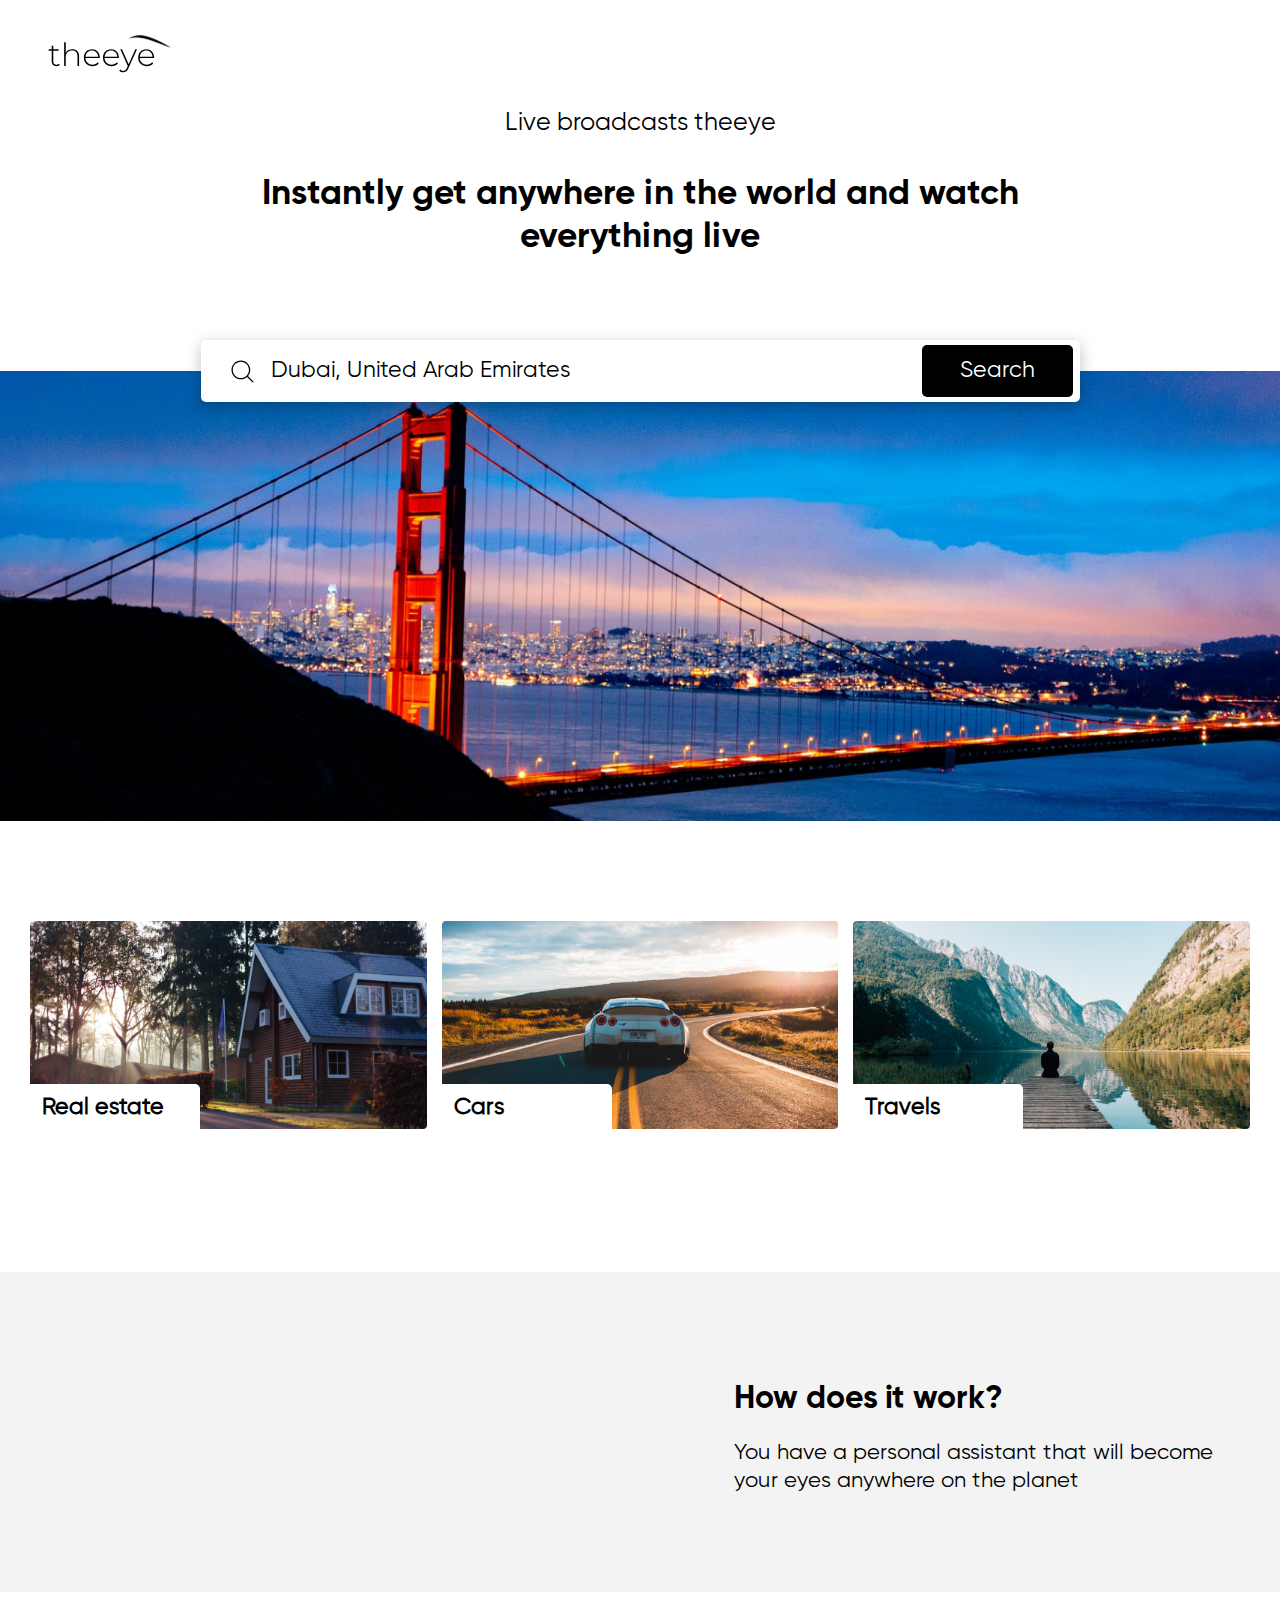
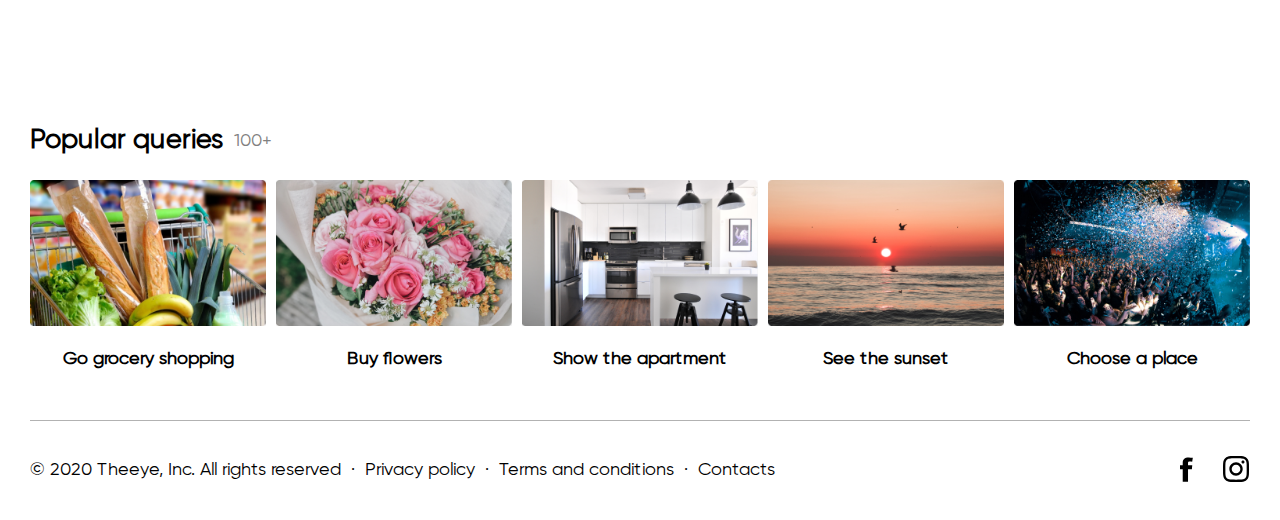
<file: index.html>
<!DOCTYPE html>
<html lang="en">

<head>
<!-- Global site tag (gtag.js) - Google Analytics -->
<script async src="https://www.googletagmanager.com/gtag/js?id=G-W9E5EXSKHX"></script>
<script>
  window.dataLayer = window.dataLayer || [];
  function gtag(){dataLayer.push(arguments);}
  gtag('js', new Date());

  gtag('config', 'G-W9E5EXSKHX');
</script>

  <meta charset="UTF-8">
  <meta name="viewport" content="width=device-width, initial-scale=1.0">
  <title>Live broadcasts theeye</title>
  <link rel='shortcut icon' type='image/x-icon' href='./image/favicon.ico' />
  <link rel="stylesheet" href="style.css">

</head>
<!-- Yandex.Metrika counter -->
<script type="text/javascript" >
  (function(m,e,t,r,i,k,a){m[i]=m[i]||function(){(m[i].a=m[i].a||[]).push(arguments)};
  m[i].l=1*new Date();k=e.createElement(t),a=e.getElementsByTagName(t)[0],k.async=1,k.src=r,a.parentNode.insertBefore(k,a)})
  (window, document, "script", "https://mc.yandex.ru/metrika/tag.js", "ym");

  ym(71248327, "init", {
       clickmap:true,
       trackLinks:true,
       accurateTrackBounce:true,
       webvisor:true
  });
</script>
<noscript><div><img src="https://mc.yandex.ru/watch/71248327" style="position:absolute; left:-9999px;" alt="" /></div></noscript>
<!-- /Yandex.Metrika counter -->
<!-- Facebook Pixel Code -->
<script>
  !function(f,b,e,v,n,t,s)
  {if(f.fbq)return;n=f.fbq=function(){n.callMethod?
  n.callMethod.apply(n,arguments):n.queue.push(arguments)};
  if(!f._fbq)f._fbq=n;n.push=n;n.loaded=!0;n.version='2.0';
  n.queue=[];t=b.createElement(e);t.async=!0;
  t.src=v;s=b.getElementsByTagName(e)[0];
  s.parentNode.insertBefore(t,s)}(window, document,'script',
  'https://connect.facebook.net/en_US/fbevents.js');
  fbq('init', '892601567947428');
  fbq('track', 'PageView');
</script>
<noscript><img height="1" width="1" style="display:none"
  src="https://www.facebook.com/tr?id=892601567947428&ev=PageView&noscript=1"
/></noscript>
<!-- End Facebook Pixel Code -->


<body>

  <header class="header ">
    <a href="/">
      <svg class="logo" viewBox="0 0 127 58" fill="none" xmlns="http://www.w3.org/2000/svg"
        xmlns:xlink="http://www.w3.org/1999/xlink">
        <path
          d="M11.008 47.824C10.336 48.432 9.408 48.752 8.416 48.752C6.368 48.752 5.312 47.568 5.312 45.424V34.672H10.624V33.296H5.312V29.648H3.712V33.296H0.64V34.672H3.712V45.584C3.712 48.4 5.312 50.128 8.256 50.128C9.504 50.128 10.848 49.744 11.68 48.944L11.008 47.824ZM24.302 33.168C21.198 33.168 18.894 34.512 17.742 36.784V26.256H16.142V50H17.742V41.104C17.742 37.136 20.142 34.608 24.078 34.608C27.47 34.608 29.486 36.592 29.486 40.368V50H31.086V40.24C31.086 35.568 28.366 33.168 24.302 33.168ZM51.8485 41.584C51.8485 36.624 48.4565 33.168 43.8805 33.168C39.3045 33.168 35.8805 36.688 35.8805 41.648C35.8805 46.608 39.4325 50.128 44.4885 50.128C47.0165 50.128 49.3205 49.2 50.7925 47.408L49.8645 46.352C48.5845 47.92 46.6325 48.688 44.5205 48.688C40.5205 48.688 37.6085 46 37.4485 42.032H51.8165C51.8165 41.872 51.8485 41.712 51.8485 41.584ZM43.8805 34.576C47.4325 34.576 50.0565 37.168 50.2805 40.784H37.4805C37.7365 37.136 40.3285 34.576 43.8805 34.576ZM70.9423 41.584C70.9423 36.624 67.5503 33.168 62.9743 33.168C58.3983 33.168 54.9743 36.688 54.9743 41.648C54.9743 46.608 58.5263 50.128 63.5823 50.128C66.1103 50.128 68.4143 49.2 69.8863 47.408L68.9583 46.352C67.6783 47.92 65.7263 48.688 63.6143 48.688C59.6143 48.688 56.7023 46 56.5423 42.032H70.9103C70.9103 41.872 70.9423 41.712 70.9423 41.584ZM62.9743 34.576C66.5263 34.576 69.1503 37.168 69.3743 40.784H56.5743C56.8303 37.136 59.4223 34.576 62.9743 34.576ZM87.3555 33.296L80.6675 48.24L73.9795 33.296H72.2835L79.8035 49.936L78.9075 51.952C77.8835 54.224 76.7635 54.928 75.2275 54.928C73.9795 54.928 72.9875 54.512 72.1235 53.616L71.3235 54.832C72.2835 55.824 73.6915 56.336 75.1955 56.336C77.4035 56.336 79.0675 55.344 80.4115 52.272L88.9875 33.296H87.3555ZM106.161 41.584C106.161 36.624 102.769 33.168 98.193 33.168C93.617 33.168 90.193 36.688 90.193 41.648C90.193 46.608 93.745 50.128 98.801 50.128C101.329 50.128 103.633 49.2 105.105 47.408L104.177 46.352C102.897 47.92 100.945 48.688 98.833 48.688C94.833 48.688 91.921 46 91.761 42.032H106.129C106.129 41.872 106.161 41.712 106.161 41.584ZM98.193 34.576C101.745 34.576 104.369 37.168 104.593 40.784H91.793C92.049 37.136 94.641 34.576 98.193 34.576Z"
          fill="black" />
        <rect x="76" width="51" height="51" fill="url(#pattern0)" />
        <defs>
          <pattern id="pattern0" patternContentUnits="objectBoundingBox" width="1" height="1">
            <use xlink:href="#image0" transform="scale(0.005)" />
          </pattern>
          <image id="image0" width="200" height="200"
            xlink:href="[data-uri]" />
        </defs>
      </svg>

    </a>
    <p class="header__text">
      Live broadcasts theeye
    </p>
    <h1 class="header__title">
      Instantly get anywhere in the world and watch everything live
    </h1>
    <div class="header__promo">
      <form action="place.html" class="header__form" method="GET">
        <input class="form__text" type="text" placeholder="Select a city" value="Dubai, United Arab Emirates">
        <button type="submit" class="form__button">Search</button>
      </form>
      <div class="header__form-place">
        <p><img src="./image/place .svg" alt="place"> Dubai, United Arab Emirates</p>
        <p><img src="./image/place .svg" alt="place"> Dublin, Ireland</p>
        <p><img src="./image/place .svg" alt="place"> Duluth, United States</p>
      </div>

    </div>
  </header>
  <main class="main">
    <section class="places container">
      <a href="place.html" class="places__item real_estate">
        <img src="./image/real-estate.png" alt="real-estate">
        <div class="places__text">
          <p class="places__text-title">
            Real estate
          </p>
          <p class="places__text-subtitle">
            Save time searching for real estate.
            See objects anywhere in the world.
          </p>
        </div>
      </a>
      <a href="place.html" class="places__item cars">
        <img src="./image/cars.png" alt="cars">
        <div class="places__text">
          <p class="places__text-title">
            Cars
          </p>
          <p class="places__text-subtitle">
            Select your car live.
            Discard the unsuitable options.
          </p>
        </div>
      </a>
      <a href="place.html" class="places__item travels">
        <img src="./image/Travels.png" alt="travels">
        <div class="places__text">
          <p class="places__text-title">
            Travels
          </p>
          <p class="places__text-subtitle">
            Check out your hotel before booking.
            Take part in online tours around the world.
          </p>
        </div>
      </a>
    </section>

    <section class="video">
      <iframe class="show-video" src="https://www.youtube.com/embed/nfRtc96LPF0" frameborder="0"
        allow="accelerometer; autoplay; clipboard-write; encrypted-media; gyroscope; picture-in-picture"
        allowfullscreen>
      </iframe>

      <div class="video__text">
        <p class="video__text-title">How does it work?</p>
        <p class="video__text-subtitle">You have a personal assistant that will become your eyes anywhere on the planet
        </p>
      </div>
    </section>


    <section class="popular-queries container">
      <div class="popular-queries__header">
        <h2>Popular queries</h2> <span class="popular-queris__quantity">100+</span>
      </div>

      <div class="popular-queries__body queries">
        <a href="place.html" class="queries__item">
          <img src="./image/queries/1.png" alt="photo">
          <p class="queries__item-text">Go grocery shopping</p>
        </a>

        <a href="place.html" class="queries__item">
          <img src="./image/queries/2.png" alt="photo">
          <p class="queries__item-text">Buy flowers</p>
        </a>

        <a href="place.html" class="queries__item">
          <img src="./image/queries/3.png" alt="photo">
          <p class="queries__item-text">Show the apartment</p>
        </a>

        <a href="place.html" class="queries__item">
          <img src="./image/queries/4.png" alt="photo">
          <p class="queries__item-text">See the sunset</p>
        </a>

        <a href="place.html" class="queries__item">
          <img src="./image/queries/5.png" alt="photo">
          <p class="queries__item-text">Choose a place</p>
        </a>
      </div>

    </section>
  </main>

  <div class="footer-wrapp ">
    <footer class="footer">
      <ul class="footer__link">
        <li class="footer__link-item"><a>© 2020 Theeye, Inc. All rights reserved</a></li>
        <li class="footer__link-item"><a>Privacy policy</a></li>
        <li class="footer__link-item"><a>Terms and conditions</a></li>
        <li class="footer__link-item"><a>Contacts</a></li>
      </ul>

      <div class="footer__social">
        <a href="https://www.facebook.com/Theeyelive-106811291191749/" target="_blank" rel="noopener noreferrer">
          <svg width="13" height="25" viewBox="0 0 13 25" fill="none" xmlns="http://www.w3.org/2000/svg">
            <path fill-rule="evenodd" clip-rule="evenodd" d="M12.1814 4.75408C11.4453 4.6167 10.4511 4.51407 9.82586 4.51407C8.13279 4.51407 8.02281 5.20097 8.02281 6.30004V8.25653H12.2551L11.8861 12.3093H8.02281V24.6366H2.72363V12.3093H0L0 8.25653H2.72363V5.7497C2.72363 2.31594 4.45308 0.392578 8.7953 0.392578C10.3039 0.392578 11.4081 0.598653 12.8431 0.873419L12.1814 4.75408Z" fill="black"/>
            </svg>
            
        </a>
        <a href="https://www.instagram.com/theeye.live/" target="_blank" rel="noopener noreferrer">
          <svg width="27" height="26" viewBox="0 0 27 26" fill="none" xmlns="http://www.w3.org/2000/svg">
            <path d="M13.0272 2.34147C16.5026 2.34147 16.9142 2.35671 18.281 2.41766C19.5513 2.47353 20.2372 2.68685 20.6945 2.86462C21.2992 3.09826 21.7362 3.38269 22.1884 3.83473C22.6457 4.29185 22.9251 4.72358 23.1589 5.32799C23.3367 5.78511 23.5501 6.47587 23.606 7.74057C23.667 9.11194 23.6822 9.52334 23.6822 12.9924C23.6822 16.4665 23.667 16.8779 23.606 18.2442C23.5501 19.514 23.3367 20.1996 23.1589 20.6568C22.9251 21.2612 22.6406 21.698 22.1884 22.15C21.7311 22.6072 21.2992 22.8865 20.6945 23.1201C20.2372 23.2979 19.5462 23.5112 18.281 23.5671C16.9091 23.6281 16.4975 23.6433 13.0272 23.6433C9.55168 23.6433 9.14011 23.6281 7.77329 23.5671C6.50302 23.5112 5.81707 23.2979 5.35977 23.1201C4.75512 22.8865 4.31814 22.6021 3.86593 22.15C3.40863 21.6929 3.12917 21.2612 2.89543 20.6568C2.7176 20.1996 2.50419 19.5089 2.4483 18.2442C2.38732 16.8728 2.37208 16.4614 2.37208 12.9924C2.37208 9.51827 2.38732 9.10686 2.4483 7.74057C2.50419 6.47079 2.7176 5.78511 2.89543 5.32799C3.12917 4.72358 3.41371 4.28677 3.86593 3.83473C4.32322 3.37761 4.75512 3.09826 5.35977 2.86462C5.81707 2.68685 6.5081 2.47353 7.77329 2.41766C9.14011 2.35671 9.55168 2.34147 13.0272 2.34147ZM13.0272 0C9.49579 0 9.05373 0.0152373 7.66659 0.0761868C6.28453 0.137136 5.33436 0.360617 4.51123 0.680602C3.65252 1.01582 2.92592 1.45771 2.20441 2.18402C1.47781 2.90525 1.03575 3.63157 0.700399 4.48486C0.380289 5.31276 0.156721 6.25747 0.0957478 7.63899C0.0347746 9.03067 0.0195312 9.47255 0.0195312 13.0025C0.0195312 16.5325 0.0347746 16.9744 0.0957478 18.361C0.156721 19.7425 0.380289 20.6923 0.700399 21.5151C1.03575 22.3735 1.47781 23.0998 2.20441 23.8211C2.92592 24.5423 3.65252 24.9893 4.50614 25.3194C5.33436 25.6394 6.27945 25.8629 7.66151 25.9238C9.04865 25.9848 9.49071 26 13.0221 26C16.5534 26 16.9955 25.9848 18.3826 25.9238C19.7647 25.8629 20.7149 25.6394 21.538 25.3194C22.3916 24.9893 23.1182 24.5423 23.8397 23.8211C24.5613 23.0998 25.0084 22.3735 25.3387 21.5202C25.6588 20.6923 25.8823 19.7476 25.9433 18.3661C26.0043 16.9795 26.0195 16.5376 26.0195 13.0076C26.0195 9.47763 26.0043 9.03575 25.9433 7.64915C25.8823 6.26763 25.6588 5.31784 25.3387 4.49502C25.0186 3.63157 24.5765 2.90525 23.8499 2.18402C23.1284 1.46279 22.4018 1.01582 21.5482 0.685681C20.7199 0.365696 19.7749 0.142215 18.3928 0.0812659C17.0006 0.0152374 16.5585 0 13.0272 0Z" fill="black"/>
            <path d="M13.0269 6.32324C9.33798 6.32324 6.34521 9.31484 6.34521 13.0023C6.34521 16.6897 9.33798 19.6813 13.0269 19.6813C16.7157 19.6813 19.7085 16.6897 19.7085 13.0023C19.7085 9.31484 16.7157 6.32324 13.0269 6.32324ZM13.0269 17.3348C10.6337 17.3348 8.69268 15.3945 8.69268 13.0023C8.69268 10.61 10.6337 8.66979 13.0269 8.66979C15.4201 8.66979 17.361 10.61 17.361 13.0023C17.361 15.3945 15.4201 17.3348 13.0269 17.3348Z" fill="black"/>
            <path d="M21.5329 6.05929C21.5329 6.92274 20.8317 7.61858 19.973 7.61858C19.1092 7.61858 18.4131 6.91766 18.4131 6.05929C18.4131 5.19584 19.1143 4.5 19.973 4.5C20.8317 4.5 21.5329 5.20092 21.5329 6.05929Z" fill="black"/>
            </svg>  
        </a>
      </div>
    </footer>
  </div>

</body>

</html>
</file>
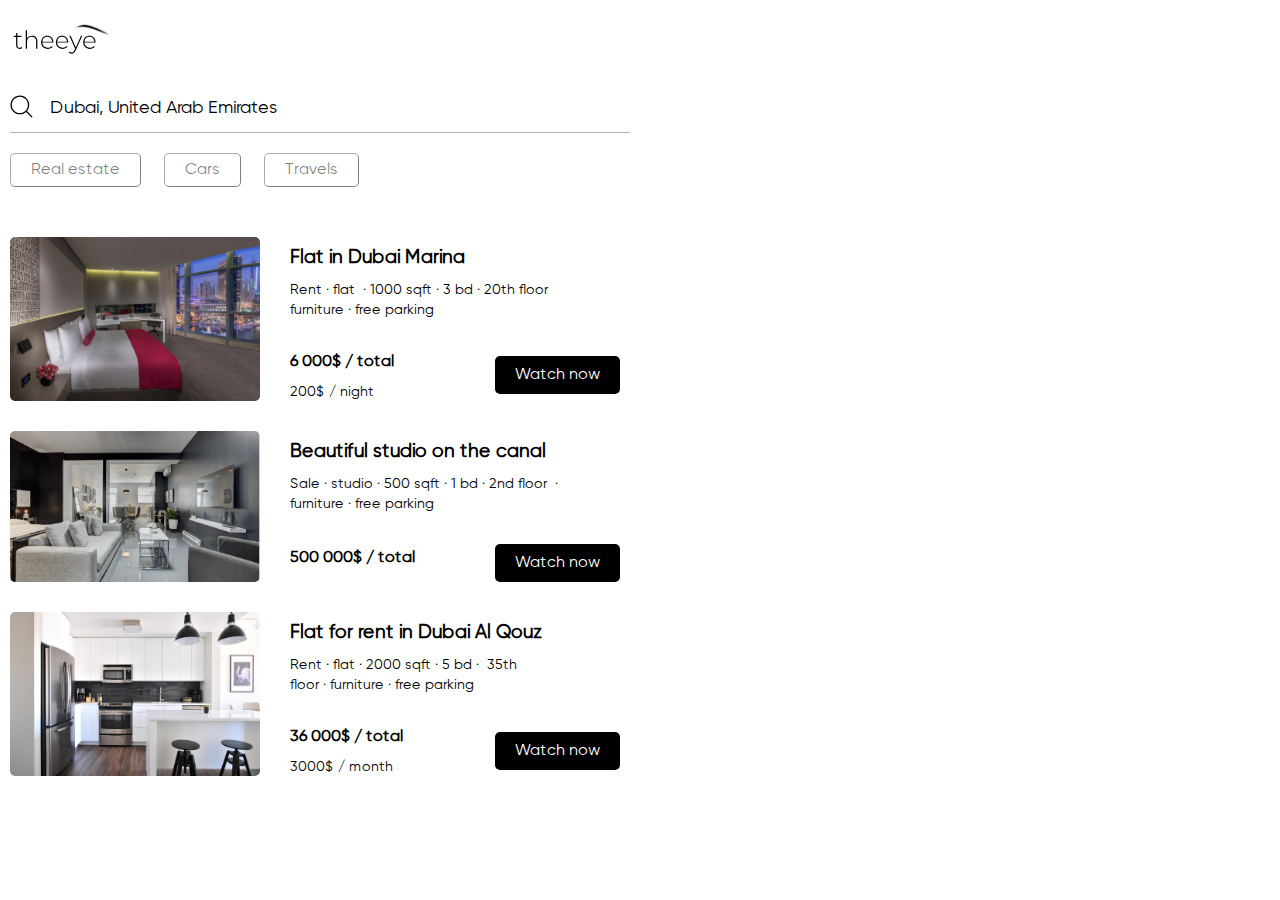
<file: place.html>
<!DOCTYPE html>
<html lang="en">

<head>
  <!-- Global site tag (gtag.js) - Google Analytics -->
<script async src="https://www.googletagmanager.com/gtag/js?id=G-W9E5EXSKHX"></script>
<script>
  window.dataLayer = window.dataLayer || [];
  function gtag(){dataLayer.push(arguments);}
  gtag('js', new Date());

  gtag('config', 'G-W9E5EXSKHX');
</script>

  <meta charset="UTF-8">
  <meta name="viewport" content="width=device-width, initial-scale=1.0">
  <link rel='shortcut icon' type='image/x-icon' href='./image/favicon.ico' />
  <link rel="stylesheet" href="https://maxcdn.bootstrapcdn.com/bootstrap/4.0.0/css/bootstrap.min.css"
    integrity="sha384-Gn5384xqQ1aoWXA+058RXPxPg6fy4IWvTNh0E263XmFcJlSAwiGgFAW/dAiS6JXm" crossorigin="anonymous">
  <link rel="stylesheet" href="place.css">
  <script src="https://api-maps.yandex.ru/2.1/?apikey=4a471dde-1711-412b-97bf-e817fb82eddd&lang=en_US&amp;scroll=false"
    type="text/javascript">
  </script>
  <script src="https://code.jquery.com/jquery-3.2.1.slim.min.js"
    integrity="sha384-KJ3o2DKtIkvYIK3UENzmM7KCkRr/rE9/Qpg6aAZGJwFDMVNA/GpGFF93hXpG5KkN" crossorigin="anonymous">
  </script>
  <script src="https://cdnjs.cloudflare.com/ajax/libs/popper.js/1.12.9/umd/popper.min.js"
    integrity="sha384-ApNbgh9B+Y1QKtv3Rn7W3mgPxhU9K/ScQsAP7hUibX39j7fakFPskvXusvfa0b4Q" crossorigin="anonymous">
  </script>
  <script src="https://maxcdn.bootstrapcdn.com/bootstrap/4.0.0/js/bootstrap.min.js"
    integrity="sha384-JZR6Spejh4U02d8jOt6vLEHfe/JQGiRRSQQxSfFWpi1MquVdAyjUar5+76PVCmYl" crossorigin="anonymous">
  </script>
  <title>Watch everything live</title>
</head>

<body>

  <!-- Yandex.Metrika counter -->
<script type="text/javascript" >
  (function(m,e,t,r,i,k,a){m[i]=m[i]||function(){(m[i].a=m[i].a||[]).push(arguments)};
  m[i].l=1*new Date();k=e.createElement(t),a=e.getElementsByTagName(t)[0],k.async=1,k.src=r,a.parentNode.insertBefore(k,a)})
  (window, document, "script", "https://mc.yandex.ru/metrika/tag.js", "ym");

  ym(71248327, "init", {
       clickmap:true,
       trackLinks:true,
       accurateTrackBounce:true,
       webvisor:true
  });
</script>
<noscript><div><img src="https://mc.yandex.ru/watch/71248327" style="position:absolute; left:-9999px;" alt="" /></div></noscript>
<!-- /Yandex.Metrika counter -->
<!-- Facebook Pixel Code -->
<script>
  !function(f,b,e,v,n,t,s)
  {if(f.fbq)return;n=f.fbq=function(){n.callMethod?
  n.callMethod.apply(n,arguments):n.queue.push(arguments)};
  if(!f._fbq)f._fbq=n;n.push=n;n.loaded=!0;n.version='2.0';
  n.queue=[];t=b.createElement(e);t.async=!0;
  t.src=v;s=b.getElementsByTagName(e)[0];
  s.parentNode.insertBefore(t,s)}(window, document,'script',
  'https://connect.facebook.net/en_US/fbevents.js');
  fbq('init', '892601567947428');
  fbq('track', 'PageView');
</script>
<noscript><img height="1" width="1" style="display:none"
  src="https://www.facebook.com/tr?id=892601567947428&ev=PageView&noscript=1"
/></noscript>
<!-- End Facebook Pixel Code -->


  <main class="main">
    <section class="left-side ">
      <div class="left-side__top">
        <a href="/">
          <svg class="logo" viewBox="0 0 127 58" fill="none" xmlns="http://www.w3.org/2000/svg"
            xmlns:xlink="http://www.w3.org/1999/xlink">
            <path
              d="M11.008 47.824C10.336 48.432 9.408 48.752 8.416 48.752C6.368 48.752 5.312 47.568 5.312 45.424V34.672H10.624V33.296H5.312V29.648H3.712V33.296H0.64V34.672H3.712V45.584C3.712 48.4 5.312 50.128 8.256 50.128C9.504 50.128 10.848 49.744 11.68 48.944L11.008 47.824ZM24.302 33.168C21.198 33.168 18.894 34.512 17.742 36.784V26.256H16.142V50H17.742V41.104C17.742 37.136 20.142 34.608 24.078 34.608C27.47 34.608 29.486 36.592 29.486 40.368V50H31.086V40.24C31.086 35.568 28.366 33.168 24.302 33.168ZM51.8485 41.584C51.8485 36.624 48.4565 33.168 43.8805 33.168C39.3045 33.168 35.8805 36.688 35.8805 41.648C35.8805 46.608 39.4325 50.128 44.4885 50.128C47.0165 50.128 49.3205 49.2 50.7925 47.408L49.8645 46.352C48.5845 47.92 46.6325 48.688 44.5205 48.688C40.5205 48.688 37.6085 46 37.4485 42.032H51.8165C51.8165 41.872 51.8485 41.712 51.8485 41.584ZM43.8805 34.576C47.4325 34.576 50.0565 37.168 50.2805 40.784H37.4805C37.7365 37.136 40.3285 34.576 43.8805 34.576ZM70.9423 41.584C70.9423 36.624 67.5503 33.168 62.9743 33.168C58.3983 33.168 54.9743 36.688 54.9743 41.648C54.9743 46.608 58.5263 50.128 63.5823 50.128C66.1103 50.128 68.4143 49.2 69.8863 47.408L68.9583 46.352C67.6783 47.92 65.7263 48.688 63.6143 48.688C59.6143 48.688 56.7023 46 56.5423 42.032H70.9103C70.9103 41.872 70.9423 41.712 70.9423 41.584ZM62.9743 34.576C66.5263 34.576 69.1503 37.168 69.3743 40.784H56.5743C56.8303 37.136 59.4223 34.576 62.9743 34.576ZM87.3555 33.296L80.6675 48.24L73.9795 33.296H72.2835L79.8035 49.936L78.9075 51.952C77.8835 54.224 76.7635 54.928 75.2275 54.928C73.9795 54.928 72.9875 54.512 72.1235 53.616L71.3235 54.832C72.2835 55.824 73.6915 56.336 75.1955 56.336C77.4035 56.336 79.0675 55.344 80.4115 52.272L88.9875 33.296H87.3555ZM106.161 41.584C106.161 36.624 102.769 33.168 98.193 33.168C93.617 33.168 90.193 36.688 90.193 41.648C90.193 46.608 93.745 50.128 98.801 50.128C101.329 50.128 103.633 49.2 105.105 47.408L104.177 46.352C102.897 47.92 100.945 48.688 98.833 48.688C94.833 48.688 91.921 46 91.761 42.032H106.129C106.129 41.872 106.161 41.712 106.161 41.584ZM98.193 34.576C101.745 34.576 104.369 37.168 104.593 40.784H91.793C92.049 37.136 94.641 34.576 98.193 34.576Z"
              fill="black" />
            <rect x="76" width="51" height="51" fill="url(#pattern0)" />
            <defs>
              <pattern id="pattern0" patternContentUnits="objectBoundingBox" width="1" height="1">
                <use xlink:href="#image0" transform="scale(0.005)" />
              </pattern>
              <image id="image0" width="200" height="200"
                xlink:href="[data-uri]" />
            </defs>
          </svg>

        </a>
        <form action="#" class="form">
          <input type="text" placeholder="Dubai, United Arab Emirates" value="Dubai, United Arab Emirates">
        </form>

        <div class="filter">
          <button class="filter__btn " value="real-estate">Real estate</button>
          <button class="filter__btn" value="cars">Cars</button>
          <button class="filter__btn" value="travels">Travels</button>
        </div>
      </div>
      <div class="filter-elements element">

        <div class="element-item item real-estate">
          <img src="./image/reat-estate/1.png" alt="flat-dubai">

          <div class="item__info">
            <h3>Flat in Dubai Marina</h3>
            <div class="item__info-tags">
              <span>Rent</span><span>flat </span><span>1000 sqft</span><span>3 bd</span><span>20th floor furniture</span><span>free parking</span>
            </div>
            <div class="item__footer">
              <div class="item__footer-price price">
                <p class="price__total">6 000$ / total</p>
                <p class="price__night">200$ / night</p>
              </div>
              <button type="button" class="video-btn item__footer-btn" data-toggle="modal"
              data-src="https://www.youtube.com/embed/nfRtc96LPF0" data-target="#myModal"> Watch now
            </button>
            </div>
          </div>
        </div>

        <div class="element-item item real-estate">
          <img src="./image/reat-estate/2.png" alt="Beautiful studio on the canal">
          <div class="item__info">
            <h3>Beautiful studio on the canal</h3>
            <div class="item__info-tags">
              <span>Sale</span><span>studio</span><span>500 sqft</span><span>1 bd</span><span>2nd floor </span>
              <span>furniture</span><span>free parking</span>
            </div>
            <div class="item__footer">
              <div class="item__footer-price price">
                <p class="price__total">500 000$ / total</p>
              </div>
              <button type="button" class="video-btn item__footer-btn" data-toggle="modal"
              data-src="https://www.youtube.com/embed/nfRtc96LPF0" data-target="#myModal"> Watch now
            </button>
            </div>
          </div>
        </div>

        <div class="element-item item real-estate">
          <img src="./image/reat-estate/3.png" alt="Flat for rent in Dubai Al Qouz
          ">
          <div class="item__info">
            <h3>Flat for rent in Dubai Al Qouz
            </h3>
            <div class="item__info-tags">
              <span>Rent</span><span>flat</span><span>2000 sqft</span><span>5 bd</span>
              <span>35th floor</span><span>furniture</span><span>free parking</span>
            </div>
            <div class="item__footer">
              <div class="item__footer-price price">
                <p class="price__total">36 000$ / total</p>
                <p class="price__night">3000$ / month</p>
              </div>
              <button type="button" class="video-btn item__footer-btn" data-toggle="modal"
              data-src="https://www.youtube.com/embed/nfRtc96LPF0" data-target="#myModal"> Watch now
            </button>
            </div>
          </div>
        </div>

        <!-- CARS -->
        <div class="element-item item cars">
          <img src="./image/cars/1.png" alt="Rolls-Royce Phantom">
          <div class="item__info">
            <h3>Rolls-Royce Phantom
            </h3>
            <div class="item__info-tags">
              <span>2017</span><span>13,9L</span><span>563 horsepower</span><span>petrol</span>
              <span>250 km/h</span><span>automatic</span><span>real drive</span>
            </div>
            <div class="item__footer">
              <div class="item__footer-price price">
                <p class="price__total">586 000$ </p>
              </div>
              <button type="button" class="video-btn item__footer-btn" data-toggle="modal"
              data-src="https://www.youtube.com/embed/nfRtc96LPF0" data-target="#myModal"> Watch now
            </button>
            </div>
          </div>
        </div>

        <div class="element-item item cars">
          <img src="./image/cars/2.png" alt="BMW X1 xDrive20i Advantage
          ">
          <div class="item__info">
            <h3>BMW X1 xDrive20i Advantage
            </h3>
            <div class="item__info-tags">
              <span>2020</span><span>2,0L</span><span>192 horsepower</span><span>petrol</span>
              <span>190 km/h </span><span>automatic</span><span>all wheel drive</span>
            </div>
            <div class="item__footer">
              <div class="item__footer-price price">
                <p class="price__total">42 000$ </p>
              </div>
              <button type="button" class="video-btn item__footer-btn" data-toggle="modal"
              data-src="https://www.youtube.com/embed/nfRtc96LPF0" data-target="#myModal"> Watch now
            </button>
            </div>
          </div>
        </div>

        <div class="element-item item cars">
          <img src="./image/cars/3.png" alt="Mercedes-Benz AMG GT">
          <div class="item__info">
            <h3>Mercedes-Benz AMG GT
            </h3>
            <div class="item__info-tags">
              <span>2020</span><span>3.0L</span><span>367 horsepower</span><span>petrol</span>
              <span>270 km/h </span><span>automatic</span><span>all wheel drive</span>
            </div>
            <div class="item__footer">
              <div class="item__footer-price price">
                <p class="price__total">112 000$ </p>
              </div>
              <button type="button" class="video-btn item__footer-btn" data-toggle="modal"
              data-src="https://www.youtube.com/embed/nfRtc96LPF0" data-target="#myModal"> Watch now
            </button>
            </div>
          </div>
        </div>

        <!-- TRAVELS -->
        <div class="element-item item travels">
          <img src="./image/Travels/1.png" alt="Discover Expo 2020 Dubai">
          <div class="item__info">
            <h3>Discover Expo 2020 Dubai
            </h3>
            <div class="item__info-tags">
              <span>15 hours of entertainment daily</span>
              <span>200 restaurants</span>
              <span>60 live shows daily</span>
            </div>
            <div class="item__footer">
              <div class="item__footer-price price">
                <p class="price__total">200$ / person</p>
              </div>
              <button type="button" class="video-btn item__footer-btn" data-toggle="modal"
              data-src="https://www.youtube.com/embed/nfRtc96LPF0" data-target="#myModal"> Watch now
            </button>
            </div>
          </div>
        </div>

        <div class="element-item item travels">
          <img src="./image/Travels/2.png" alt="Discover Expo 2020 Dubai">
          <div class="item__info">
            <h3>Morning Safari, Quad Bike & Camel Trek
            </h3>
            <div class="item__info-tags">
              <span>4 hours</span>
              <span>up to 10 people</span>
              <span>food and drinks</span>
            </div>
            <div class="item__footer">
              <div class="item__footer-price price">
                <p class="price__total">108$ / person</p>
              </div>
              <button type="button" class="video-btn item__footer-btn" data-toggle="modal"
              data-src="https://www.youtube.com/embed/nfRtc96LPF0" data-target="#myModal"> Watch now
            </button>
            </div>
          </div>
        </div>
        
        <div class="element-item item travels">
          <img src="./image/Travels/3.png" alt="Discover Expo 2020 Dubai">
          <div class="item__info">
            <h3>History walk in Bur Dubai</h3>
            <div class="item__info-tags">
              <span>6 hours</span>
              <span>up to 10 people</span>
              <span>food and drinks</span>
            </div>
            <div class="item__footer">
              <div class="item__footer-price price">
                <p class="price__total">50$ / person</p>
              </div>
              <button type="button" class="video-btn item__footer-btn" data-toggle="modal"
              data-src="https://www.youtube.com/embed/nfRtc96LPF0" data-target="#myModal"> Watch now
            </button>
            </div>
          </div>
        </div>
      </div>
    </section>
    <div class="rigth-side" id="map">
    </div>


    <!-- Modal -->
    <div class="modal fade" id="myModal" tabindex="-1" role="dialog" aria-labelledby="exampleModalLabel"
      aria-hidden="true">
      <div class="modal-dialog" role="document">
        <div class="modal-content">


          <div class="modal-body">

            <button type="button" class="close" data-dismiss="modal" aria-label="Close">
              <span aria-hidden="true">&times;</span>
            </button>
            <!-- 16:9 aspect ratio -->
            <div class="embed-responsive embed-responsive-16by9">
              <iframe class="embed-responsive-item" src="" id="video" allowscriptaccess="always"
                allow="autoplay"></iframe>
            </div>


          </div>

        </div>
      </div>
    </div>
    </div>
  </main>



  <script src="./js/map.js"></script>
  <script src="./js/fiterl.js"></script>


</body>

</html>
</file>
<file: style.css>
/* Settings */
/* Указываем box sizing */
*,
*::before,
*::after {
  -webkit-box-sizing: border-box;
  box-sizing: border-box;
}

:root {
  --main-font-color: #000000;
  --button-font-color: #FFFFFF;
  --hover-color: #808080;
  --second-hover-color: #F3F3F3;
}

/* Убираем внутренние отступы */
ul[class],
ol[class] {
  padding: 0;
}

/* Убираем внешние отступы */
body,
h1,
h2,
h3,
h4,
p,
ul[class],
ol[class],
li,
figure,
figcaption,
blockquote,
dl,
dd {
  margin: 0;
}

/* Выставляем основные настройки по-умолчанию для body */
body {
  font-family: Gilroy-Regular;
  font-weight: normal;
  font-style: normal;
  font-size: 10px;
  color: var(--main-font-color);
  overflow-x: hidden;
  width: 100;
}

li {
  list-style: none;
}

a {
  text-decoration: none;
  color: inherit;
}

/* Упрощаем работу с изображениями */
img {
  max-width: 100%;
  height: auto;
}

/* Указываем понятную периодичность в потоке данных у article*/
article>*+* {
  margin-top: 1em;
}

/* Наследуем шрифты для инпутов и кнопок */
input,
button,
textarea,
select {
  font: inherit;
}

/* Удаляем все анимации и переходы для людей, которые предпочитай их не использовать */
@media (prefers-reduced-motion: reduce) {
  * {
    -webkit-animation-duration: 0.01ms !important;
    animation-duration: 0.01ms !important;
    -webkit-animation-iteration-count: 1 !important;
    animation-iteration-count: 1 !important;
    -webkit-transition-duration: 0.01ms !important;
    -o-transition-duration: 0.01ms !important;
    transition-duration: 0.01ms !important;
    scroll-behavior: auto !important;
  }
}

@font-face {
  font-family: 'Gilroy-Bold';
  src: url('./fonts/Gilroy-Bold.woff2') format('woff2'),
    url('./fonts/Gilroy-Bold.woff') format('woff');
}

@font-face {
  font-family: 'Gilroy-Regular';
  src: url('./fonts/Gilroy-Regular.woff2') format('woff2'),
    url('./fonts/Gilroy-Regular.woff') format('woff');
}


.container {
  max-width: 1920px;
  margin: 0 auto;
}

.header {
  margin: 0 auto 100px auto;
  text-align: center;

}

.logo {
  display: -webkit-box;
  display: -ms-flexbox;
  display: flex;
  -webkit-box-pack: start;
      -ms-flex-pack: start;
          justify-content: flex-start;
  margin: 1rem 0 2rem 3rem;
  width: 127px;
  height: 58px;
}

.header__text {
  margin-bottom: 2rem;
  font-style: normal;
  font-weight: 400;
  font-size: 25px;
  line-height: 2.2rem;
  color: var(--main-font-color);
}

.header__title {
  max-width: 800px;
  margin: 0 auto 7rem auto;
  text-align: center;
  font-size: 35px;
  font-family: Gilroy-Bold;
}

.header__promo {
  display: -webkit-box;
  display: -ms-flexbox;
  display: flex;
  -webkit-box-pack: center;
      -ms-flex-pack: center;
          justify-content: center;
  height: 450px;
  margin: 0 auto;
  position: relative;
  background-image: url(./image/header-bg.png);
  background-size: cover;
  background-repeat: no-repeat;
}

.header__form-place {
  display: none;
  padding: 30px 30px 0 30px;
  background-color: #fff;
  width: 879px;
  height: auto;
  position: absolute;
  top: 37px;
  text-align: start;
}

.header__form-place p {
  padding-bottom: 30px;
  display: -webkit-box;
  display: -ms-flexbox;
  display: flex;
  -webkit-box-align: center;
      -ms-flex-align: center;
          align-items: center;
  font-size: 23px;
  line-height: 27px;
  cursor: pointer;
}

.header__form-place p img {
  margin-right: 20px;
}

.header__form {
  width: 890px;
  position: absolute;
  top: -31px;
  display: -webkit-box;
  display: -ms-flexbox;
  display: flex;
  -webkit-box-align: center;
      -ms-flex-align: center;
          align-items: center;
  -webkit-box-pack: center;
      -ms-flex-pack: center;
          justify-content: center;
}

.form__text {
  width: 879px;
  padding: 30px 215px 30px 70px;
  height: 62px;
  position: relative;
  border-radius: 5px;
  border: none;
  outline: none;
  font-size: 2.3em;
  line-height: 27px;
  background-image: url(./image/loop.svg);
  background-repeat: no-repeat;
  background-position: 30px 50%;
  -webkit-box-shadow: 0px 4px 15px rgba(0, 0, 0, 0.25);
          box-shadow: 0px 4px 15px rgba(0, 0, 0, 0.25);
}

.form__text::-webkit-input-placeholder {
  color: var(--hover-color);
}

.form__text::-moz-placeholder {
  color: var(--hover-color);
}

.form__text:-ms-input-placeholder {
  color: var(--hover-color);
}

.form__text::-ms-input-placeholder {
  color: var(--hover-color);
}

.form__text::placeholder {
  color: var(--hover-color);
}

.form__button {
  position: absolute;
  right: 12px;
  padding: 12px 38px;
  border-radius: 5px;
  border: none;
  outline: none;
  font-weight: 500;
  font-size: 2.3em;
  cursor: pointer;
  background-color: var(--main-font-color);
  color: var(--button-font-color);
}

.form__button:hover,
.form__button:active {
  background-color: var(--hover-color);
}

.main {}

.places {
  margin: 0 auto;
  padding: 0 30px;
  display: -webkit-box;
  display: -ms-flexbox;
  display: flex;
  -webkit-box-pack: justify;
      -ms-flex-pack: justify;
          justify-content: space-between;
  -webkit-box-align: center;
      -ms-flex-align: center;
          align-items: center;
  /* flex-wrap: wrap; */
  overflow: hidden;
  cursor: pointer;
}

.places a {
  overflow: hidden;
}

.places__item:not(:last-child) {
  margin-right: 15px;
}

.places__item {
  position: relative;
}

.places__text {
  position: absolute;
  bottom: -10px;
  width: 170px;
  height: 58px;
  padding: 10px 12px;
  background: var(--button-font-color);
  border-radius: 0px 5px 0px 0px;
  -webkit-transition: all 0.3s ease-out;
  -o-transition: all 0.3s ease-out;
  transition: all 0.3s ease-out;
}

.places__item:hover>.places__text {
  width: 350px;
  max-width: 90%;
  height: 110px;
  max-height: 75%;

}

.places__text-title {
  margin-bottom: 10px;
  font-weight: 600;
  font-size: 23px;
  line-height: 27px;
}

.places__text-subtitle {
  font-size: 15px;
  line-height: 17px;
}

.video {
  padding: 0 30px;
  margin-top: 140px;
  margin-bottom: 140px;
  display: -webkit-box;
  display: -ms-flexbox;
  display: flex;
  -webkit-box-pack: center;
      -ms-flex-pack: center;
          justify-content: center;
  -webkit-box-align: center;
      -ms-flex-align: center;
          align-items: center;
  height: 320px;
  background-color: var(--second-hover-color);
}

.show-video {
  z-index: 1;
  width: 680px;
  height: 420px;
  margin-right: 101px;
  -webkit-filter: drop-shadow(0px 4px 15px rgba(0, 0, 0, 0.1));
          filter: drop-shadow(0px 4px 15px rgba(0, 0, 0, 0.1));
}

.video__text {
  max-width: 516px;
}

.video__text-title {
  margin-bottom: 10px;
  font-size: 32px;
  line-height: 60px;
  font-family: Gilroy-Bold;
}

.video__text-subtitle {
  font-size: 22px;
  line-height: 130%;
}

.popular-queries {
  margin: 0 auto;
  padding: 0 30px;
  margin-bottom: 50px;
}

.popular-queries__header {
  margin-bottom: 30px;
  display: -webkit-box;
  display: -ms-flexbox;
  display: flex;
  -webkit-box-align: center;
      -ms-flex-align: center;
          align-items: center;
  font-weight: 600;
  font-size: 18px;
  line-height: 18px;
}

.popular-queris__quantity {
  margin-left: 10px;
  font-weight: 400;
  color: var(--hover-color);
}

.popular-queries__body {
  display: -webkit-box;
  display: -ms-flexbox;
  display: flex;
  -webkit-box-pack: justify;
      -ms-flex-pack: justify;
          justify-content: space-between;
}

.queries__item:not(:last-child) {
  margin-right: 10px;
}

.queries__item-text {
  margin-top: 20px;
  font-weight: 600;
  font-size: 18px;
  line-height: 120%;
  text-align: center;
}

.footer {
  margin: 0 auto;
  padding: 35px 0;
  display: -webkit-box;
  display: -ms-flexbox;
  display: flex;
  -webkit-box-pack: justify;
      -ms-flex-pack: justify;
          justify-content: space-between;
  -webkit-box-align: center;
      -ms-flex-align: center;
          align-items: center;
  border-top: 0.5px solid rgba(0, 0, 0, 0.3);
}

.footer__link {
  display: -webkit-box;
  display: -ms-flexbox;
  display: flex;
  font-size: 18px;
  line-height: 27px;
}

.footer__link-item:not(:last-child)::after {
  content: '·';
  margin-left: 10px;
}

.footer__link-item:not(:last-child) {
  margin-right: 10px;
}

.footer__social {
  display: -webkit-box;
  display: -ms-flexbox;
  display: flex;
  -webkit-box-align: center;
      -ms-flex-align: center;
          align-items: center;
}

.footer__social a:not(:last-child) {
  margin-right: 30px;
}

.footer-wrapp {
  padding: 0 30px;
}


@media screen and (max-width: 1024px) {
  .show-video {
    margin-right: 20px;
  }

  .video {
    margin-bottom: 150px;
    margin-top: 150px;
  }

  .video__text {
    max-width: 400px;
  }

  .video__text-title {
    font-size: 35px;
  }

  .video__text-subtitle {
    font-size: 22px;
  }

  .popular-queries__header {
    font-size: 20px;
    margin-bottom: 20px;
  }

  .popular-queries {
    margin-bottom: 50px;
  }

  .footer {
    padding: 20px 0;
  }

  .footer__link {
    font-size: 18px;
  }

  .footer__social {
    -webkit-box-orient: vertical;
    -webkit-box-direction: normal;
        -ms-flex-direction: column;
            flex-direction: column;
    -webkit-box-pack: center;
        -ms-flex-pack: center;
            justify-content: center;
    -ms-flex-line-pack: center;
        align-content: center;
    margin-left: 20px;
  }

  .footer__social a:not(:last-child) {
    margin-right: 0;
    margin-bottom: 12px;
    margin-left: 10px;
  }

  .footer__social a {
    width: 30px;
    height: 30px;
  }
}

@media screen and (max-width: 992px) {
  .logo {
    width: 100px;
    height: 48px;
  }

  .header__text {
    font-size: 1.7rem;
  }

  .header__title {
    max-width: 800px;
    font-size: 2.2rem;
    margin-bottom: 5rem;
  }

  .form__text {
    width: 750px;
    padding: 20px 215px 20px 70px;
    line-height: 18px;
  }

  .header__form-place {
    width: 750px;
  }

  .form__button {
    right: 85px;
  }

  .video__text {
    max-width: 350px;
  }
}

@media screen and (max-width: 768px) {
  .form__text {
    width: 650px;
    height: 68px;
    background-position: 20px 50%;
    padding: 20px 215px 20px 55px;
  }

  .header__form-place {
    width: 650px;
    top: 23px;
  }

  .form__button {
    padding: 12px 40px;
    right: 131px;
  }

  .places {
    -ms-flex-wrap: wrap;
        flex-wrap: wrap;
    -webkit-box-align: center;
        -ms-flex-align: center;
            align-items: center;
    -webkit-box-pack: center;
        -ms-flex-pack: center;
            justify-content: center;
  }

  .places__item {
    margin-right: 0;
    margin-bottom: 30px;
  }

  .video {
    margin: 10px auto;
    margin-bottom: 30px;
    padding-bottom: 50px;
    padding-top: 50px;
    -ms-flex-wrap: wrap-reverse;
        flex-wrap: wrap-reverse;
    height: auto;
    background: none;
    background-color: var(--second-hover-color);
  }

  .show-video {
    margin-right: 0;
  }

  .video__text {
    max-width: 100%;
    margin: 0 auto;
    margin-bottom: 20px;
    text-align: center;
  }

  .video__text-title {
    margin-bottom: 15px;
  }

  .video__text-subtitle {
    margin-bottom: 20px;
  }

  .footer__link {
    -ms-flex-wrap: wrap;
        flex-wrap: wrap;
  }
}

@media screen and (max-width: 550px) {
  .logo {
    margin: 1px 0 20px 15px;
  }

  .header__text {
    font-size: 1.3rem;
    margin-bottom: 15px;
  }

  .header__title {
    max-width: 85vw;
    font-size: 2rem;
  }

  .header__form {
    width: 85vw;
    top: -31px
  }

  .form__text {
    width: 85vw;
    height: 50px;
    background-position: 13px 50%;
    background-size: 18px;
    padding: 12px 112px 12px 38px;
    font-size: 1.7em;
  }

  .header__form-place {
    width: 85vw;
    top: 15px;
    padding: 13px;

  }

  .header__form-place p {
    font-size: 18px;
    padding-bottom: 10px;
  }

  .header__form-place p img {
    width: 19px;
    height: 19px;
    margin-right: 8px;
  }

  .form__button {
    padding: 7px 17px;
    right: 7px;
    font-size: 1.9em;
  }

  .places__item:not(:last-child) {
    margin-right: 0;
  }

}

@media screen and (max-width: 414px) {
  .logo {
    width: 90px;
    height: 40px;
  }

  .form__button {
    font-size: 1.7em;
    padding: 8px 18px;
  }

  .video {
    padding: 20px 10px 30px 10px;
  }

  .video__text-title {
    font-size: 30px;
    line-height: 40px;
  }

  .video__text-subtitle {
    font-size: 19px;
    margin-bottom: 10px;
  }

  .show-video {
    width: 100%;
  }

  .popular-queries__header {
    display: -webkit-box;
    display: -ms-flexbox;
    display: flex;
    -webkit-box-pack: center;
        -ms-flex-pack: center;
            justify-content: center;
    -webkit-box-align: center;
        -ms-flex-align: center;
            align-items: center;
    font-size: 18px;
  }

  .popular-queries__body {
    -ms-flex-wrap: wrap;
        flex-wrap: wrap;
    -webkit-box-align: center;
        -ms-flex-align: center;
            align-items: center;
    -webkit-box-pack: center;
        -ms-flex-pack: center;
            justify-content: center;
  }

  .queries__item:not(:last-child) {
    margin-right: 0;
    margin-bottom: 20px;
  }

  .footer {
    -webkit-box-align: center;
        -ms-flex-align: center;
            align-items: center;
    font-size: 16px;
  }

  .footer__link {
    -webkit-box-orient: vertical;
    -webkit-box-direction: normal;
        -ms-flex-direction: column;
            flex-direction: column;
  }

  .footer__link-item {
    margin-bottom: 10px;
  }
}

@media screen and (max-width: 414px) {
  .header__title {
    max-width: 90vw;
    font-size: 30px;
  }

  .header {
    margin-bottom: 50px;
  }
}
</file>
<file: place.css>
/* Settings */
/* Указываем box sizing */
*,
*::before,
*::after {
  -webkit-box-sizing: border-box;
  box-sizing: border-box;
}

:root {
  --main-font-color: #000000;
  --button-font-color: #FFFFFF;
  --hover-color: #808080;
  --second-hover-color: #F3F3F3;
}

/* Убираем внутренние отступы */
ul[class],
ol[class] {
  padding: 0;
}

/* Убираем внешние отступы */
body,
h1,
h2,
h3,
h4,
p,
ul[class],
ol[class],
li,
figure,
figcaption,
blockquote,
dl,
dd {
  margin: 0;
}

::-webkit-scrollbar {
    width: 0px;
}
::-webkit-scrollbar-track-piece {
    background-color: transparent;
}

/* Выставляем основные настройки по-умолчанию для body */
body {
  font-family: Gilroy-Regular;
  font-weight: normal;
  font-style: normal;
  font-size: 10px;
  color: var(--main-font-color);
}

li {
  list-style: none;
}

a {
  text-decoration: none;
  color: inherit;
}

/* Упрощаем работу с изображениями */
img {
  max-width: 100%;
  height: auto;
}

/* Указываем понятную периодичность в потоке данных у article*/
article>*+* {
  margin-top: 1em;
}

/* Наследуем шрифты для инпутов и кнопок */
input,
button,
textarea,
select {
  font: inherit;
}

/* Удаляем все анимации и переходы для людей, которые предпочитай их не использовать */
@media (prefers-reduced-motion: reduce) {
  * {
    -webkit-animation-duration: 0.01ms !important;
    animation-duration: 0.01ms !important;
    -webkit-animation-iteration-count: 1 !important;
    animation-iteration-count: 1 !important;
    -webkit-transition-duration: 0.01ms !important;
    -o-transition-duration: 0.01ms !important;
    transition-duration: 0.01ms !important;
    scroll-behavior: auto !important;
  }
}

@font-face {
  font-family: 'Gilroy-Bold';
  src: url('./fonts/Gilroy-Bold.woff2') format('woff2'),
    url('./fonts/Gilroy-Bold.woff') format('woff');
}

@font-face {
  font-family: 'Gilroy-Regular';
  src: url('./fonts/Gilroy-Regular.woff2') format('woff2'),
    url('./fonts/Gilroy-Regular.woff') format('woff');
}


.container {
  max-width: 1920px;
  margin: 0 auto;
}

.main {
  display: -webkit-box;
  display: -ms-flexbox;
  display: flex;
  margin: 0  auto;
  max-width: 1920px;
}

.left-side {
  width: 50%;
  height: auto;
  padding: 20px;
  height: 100vh;
}


#map {
  width: 50%;
  height: 100vh;
}


.logo {
  display: -webkit-box;
  display: -ms-flexbox;
  display: flex;
  -webkit-box-pack: start;
      -ms-flex-pack: start;
          justify-content: flex-start;
  width: 127px;
  height: 58px;
  margin-bottom: 40px;
}

.form input {
  width: 100%;
  padding: 0 0 10px 40px;
  margin-bottom: 20px;
  border: 0;
  outline: 0;
  font-size: 18px;
  background: transparent;
  background-image: url(./image/loop.svg);
  background-repeat: no-repeat;
  color: var(--main-font-color);
  border-bottom: 0.5px solid rgba(0, 0, 0, 0.3);
}

.filter {
  margin-bottom: 20px;
}

.filter__btn {
  padding: 6px 25px;
  background: transparent;
  font-weight: 500;
  font-size: 18px;
  border-width: 1px;
  border-radius: 5px;
  color: rgba(0, 0, 0, 0.5);
  cursor: pointer;
  border-color: rgba(0, 0, 0, 0.5);
}

.filter__btn:hover {
  border-color: var(--main-font-color);
  color: var(--main-font-color);
  font-weight: 700;
}

.filter__btn:focus {
  color: var(--main-font-color);
  font-weight: 800;
}

.filter__btn-active {
  font-weight: 700;
  color: var(--main-font-color);
}

.filter__btn:not(:last-child) {
  margin-right: 20px;
}

.filter-elements {
  overflow-y: auto;
  height: 70vh;
}

.element-item {
  display: -webkit-box;
  display: -ms-flexbox;
  display: flex;
  -webkit-box-pack: start;
      -ms-flex-pack: start;
          justify-content: start;
  -webkit-box-align: stretch;
      -ms-flex-align: stretch;
          align-items: stretch;
  margin-top: 30px;
}

.item__info {
  width: 100%;
  width: -moz-available;          /* WebKit-based browsers will ignore this. */
  width: -webkit-fill-available;  /* Mozilla-based browsers will ignore this. */
  width: fill-available;
  margin-left: 40px;
  padding-right: 10px;
}

.item__info h3 {
  margin-top: 10px;
  margin-bottom: 10px;
  font-weight: 600;
  font-size: 21px;
}

.item__info-tags {
  max-width: 400px;
  margin-bottom: 30px;
  font-size: 14px;
  line-height: 20px;
}

.item__info-tags span:not(:last-child)::after {
  content: '·';
  margin-left: 4px;
}

.item__info-tags span:not(:last-child) {
  margin-right: 4px;
}

.item__footer {
  display: -webkit-box;
  display: -ms-flexbox;
  display: flex;
  -webkit-box-pack: justify;
      -ms-flex-pack: justify;
          justify-content: space-between;
  -webkit-box-align: center;
      -ms-flex-align: center;
          align-items: center;
}

.price__total {
  margin-bottom: 10px;
  font-weight: 600;
  font-size: 18px;
  line-height: 24px;
}

.price__night {
  font-size: 15px;
  line-height: 17px;
}

.item__footer-btn {
  padding: 10px 25px;
  font-weight: 500;
  font-size: 18px;
  border: none;
  border-radius: 5px;
  cursor: pointer;
  color: var(--button-font-color);
  background: var(--main-font-color);
}

.item__footer-btn:hover,
.item__footer-btn:active {
  background: var(--hover-color);
}

.show {
  display: block;
}

.cars {
  display: none;
}

.travels {
  display: none;
}


.element-item img {
  max-width: 300px;
  border-radius: 5px;
}


@media screen and (max-width: 1440px) {
  .left-side  {
    padding: 10px;
  }

  .logo {
    width: 105px;
    height: 45px;
  }

  .item__info {
    margin-left: 30px;
  }
}

@media screen and (max-width: 1280px) {
  .filter__btn {
    font-size: 16px;
    padding: 4px 20px;
  }

  .element-item img {
    max-width: 250px
  }
  
  .item__info h3 {
    font-size: 19px;
  }

  .price__total {
    font-size: 16px;
  }

  .price__night {
    font-size: 14px;
  }

  .item__footer-btn {
    padding: 7px 20px;
    font-size: 16px;
  }
}

@media screen and (max-width: 768px) {
  .main {
    -webkit-box-orient: vertical;
    -webkit-box-direction: normal;
        -ms-flex-direction: column;
            flex-direction: column;
  }

  .logo {
    width: 90px;
    height: 40px;
  }

  .left-side  {
    width: 100%;
    height: auto;
    background-color: #fff;
    z-index: 1;
  }

  /* .element-item img {
    max-width: 100%
  } */

  .filter-elements {
    overflow-y: visible;
    height: auto;
  }

  #map {
    width: 100%;
    max-height: 700px;
  }
}

@media screen and (max-width: 540px) {
  .element-item {
    -webkit-box-orient: vertical;
    -webkit-box-direction: normal;
        -ms-flex-direction: column;
            flex-direction: column;
    -webkit-box-pack: center;
        -ms-flex-pack: center;
            justify-content: center;
    -webkit-box-align: center;
        -ms-flex-align: center;
            align-items: center;
    margin-bottom: 40px;
  }

  .element-item img{
    min-width: 400px;
  }

  .item__info-tags {
    margin-bottom: 10px;
  }

  .item__info {
    margin: 0;
    padding: 0;
  }
  
  .filter__btn {
    margin-bottom: 10px;
  }
}

@media screen and (max-width: 428px) {
  .element-item img {
    min-width: 100%;
  }
  
  .filter__btn:not(:last-child) {
    margin-right: 10px;
  }
}

@media screen and (max-width: 320px) {
  .filter__btn {
    padding: 3.5px 14px;
  }
}


.modal-dialog {
  max-width: 800px;
  height: auto;
  margin: 100px auto;
  padding: 20px;
}

.modal-body {
position:relative;
padding: 0px;

}
.close {
position:absolute;
right: -17px;
top: -20px;
z-index:999;
font-size:2rem;
font-weight: normal;
color:#fff;
opacity:1;
}

#myModal {
  padding-right: 0;
}

.modal  {
  padding-right: 0px;
}
</file>
